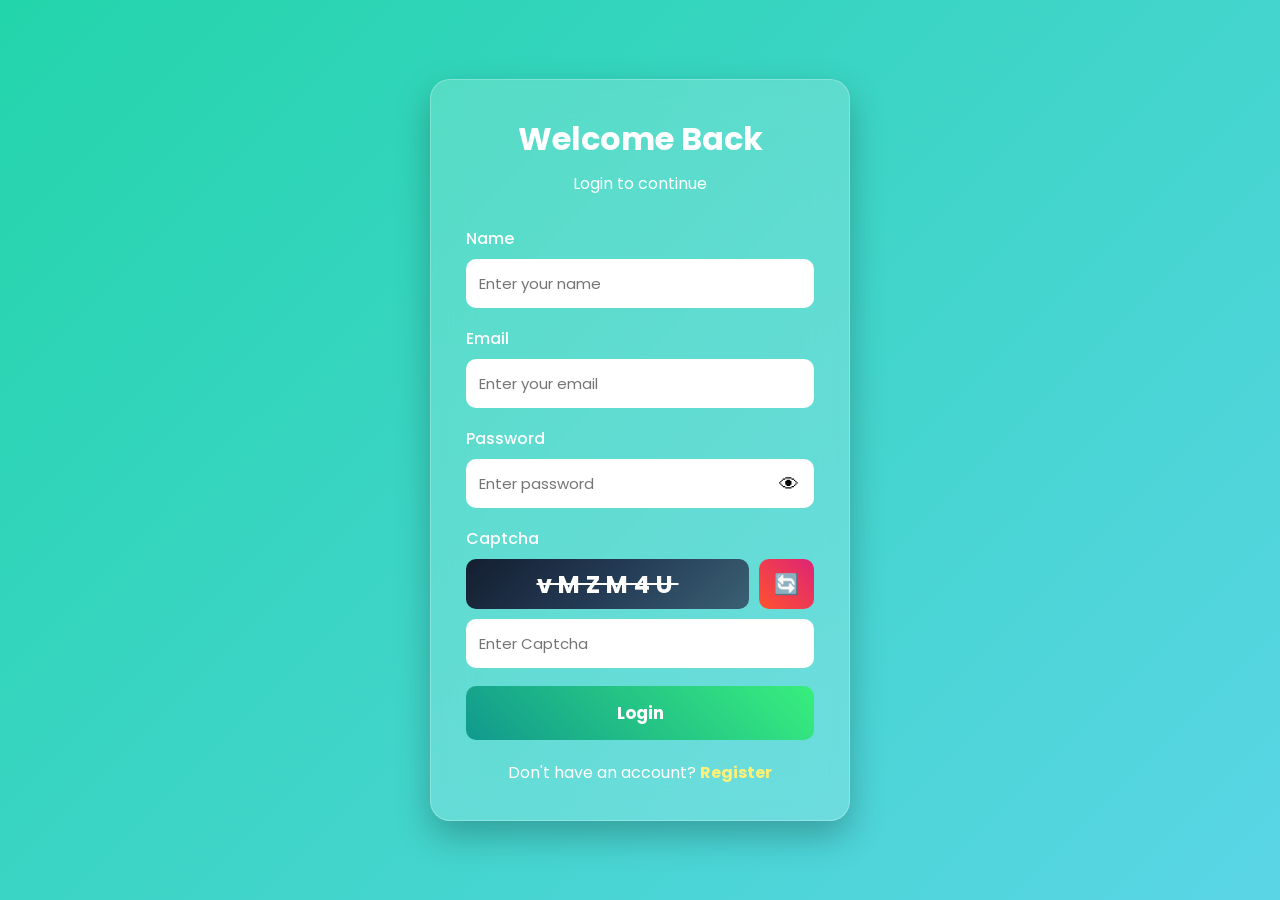
<file: index.html>
<!DOCTYPE html>
<html lang="en">
<head>

<meta charset="UTF-8">
<meta name="viewport" content="width=device-width, initial-scale=1.0">

<title>Home Page</title>

<link href="https://fonts.googleapis.com/css2?family=Poppins:wght@300;400;500;600;700&display=swap" rel="stylesheet">

<style>

*{
margin:0;
padding:0;
box-sizing:border-box;
font-family:'Poppins',sans-serif;
}

body{

display:flex;
justify-content:center;
align-items:center;
min-height:100vh;

background:linear-gradient(-45deg,#667eea,#764ba2,#23d5ab,#00c9ff);
background-size:400% 400%;
animation:bg 10s ease infinite;

}

@keyframes bg{

0%{
background-position:0% 50%;
}

50%{
background-position:100% 50%;
}

100%{
background-position:0% 50%;
}

}

.container{

width:450px;
padding:40px;
border-radius:20px;
text-align:center;

background:rgba(255,255,255,.18);

backdrop-filter:blur(15px);

box-shadow:0 15px 35px rgba(0,0,0,.3);

border:1px solid rgba(255,255,255,.3);

}

h1{

color:white;
margin-bottom:20px;

}

p{

color:white;
font-size:20px;
margin-bottom:30px;

}

#username{

font-weight:bold;
color:#FFF176;

}

button{

width:100%;
padding:14px;

border:none;
border-radius:10px;

font-size:18px;
font-weight:bold;

cursor:pointer;

background:linear-gradient(45deg,#ff512f,#dd2476);

color:white;

transition:.3s;

}

button:hover{

transform:translateY(-3px);

box-shadow:0 10px 20px rgba(0,0,0,.3);

}

</style>

</head>

<body>

<div class="container">

<h1>Dashboard</h1>

<p>

Welcome,

<span id="username"></span>

🎉

</p>

<button id="logoutBtn">

Logout

</button>

</div>

<script>

const user =
JSON.parse(localStorage.getItem("user"));

if(user){

document.getElementById("username").innerHTML =
user.name;

}
else{

window.location.href="login.html";

}

document.getElementById("logoutBtn")
.addEventListener("click",function(){

localStorage.removeItem("user");

alert("Logged Out Successfully");

window.location.href="login.html";

});

</script>

</body>
</html>
</file>
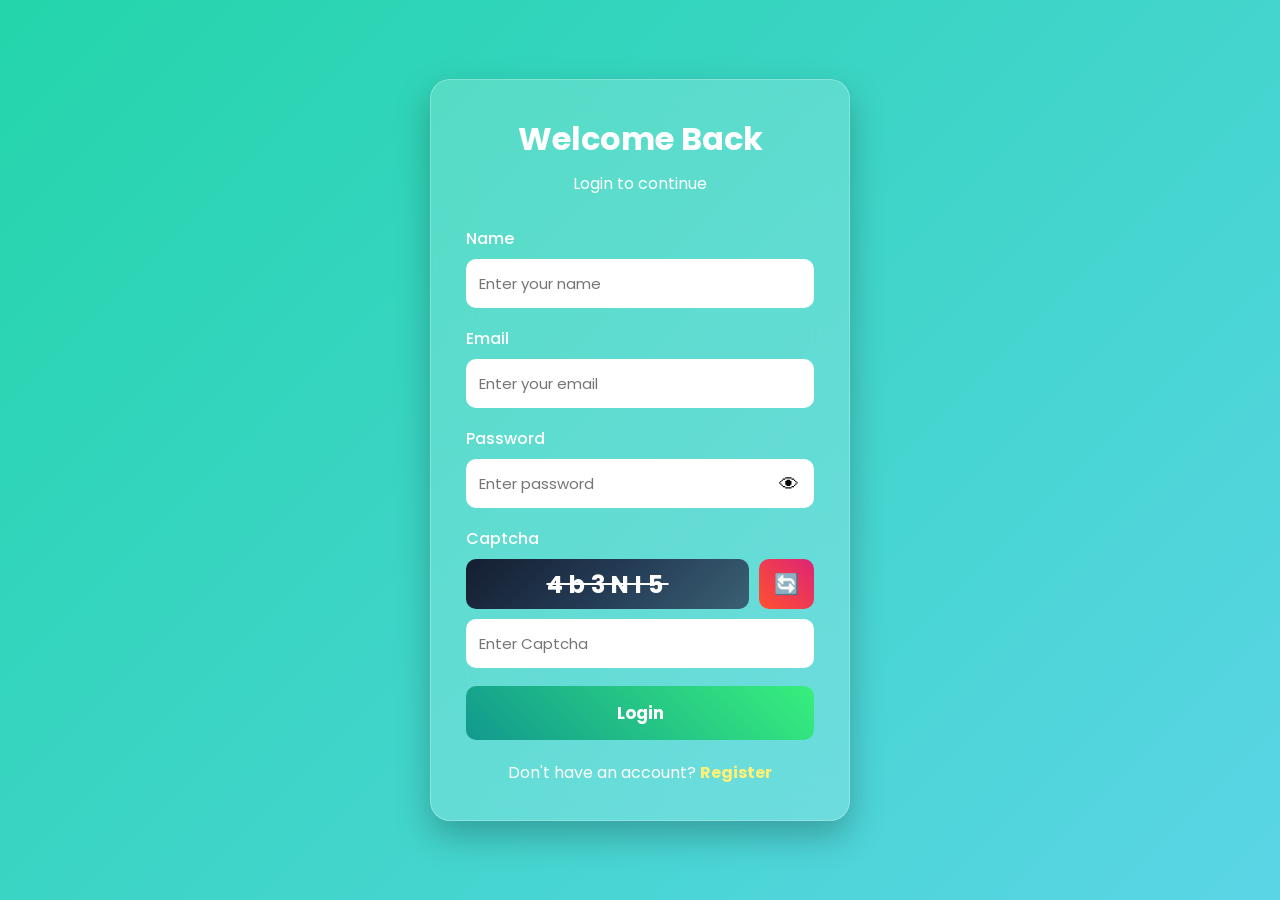
<file: login.html>
<!DOCTYPE html>
<html lang="en">
<head>

<meta charset="UTF-8">
<meta name="viewport" content="width=device-width, initial-scale=1.0">

<title>Modern Login Form</title>

<link rel="preconnect" href="https://fonts.googleapis.com">
<link rel="preconnect" href="https://fonts.gstatic.com" crossorigin>

<link href="https://fonts.googleapis.com/css2?family=Poppins:wght@300;400;500;600;700&display=swap" rel="stylesheet">

<link rel="stylesheet" href="style.css">

</head>

<body>

<div class="wrapper">

<div class="card">

<h1>Welcome Back</h1>

<p class="subtitle">
Login to continue
</p>

<form id="loginForm">

<div class="input-group">

<label>Name</label>

<input
type="text"
id="name"
placeholder="Enter your name">

<small class="error" id="nameError"></small>

</div>

<div class="input-group">

<label>Email</label>

<input
type="email"
id="email"
placeholder="Enter your email">

<small class="error" id="emailError"></small>

</div>

<div class="input-group">

<label>Password</label>

<div class="password-box">

<input
type="password"
id="password"
placeholder="Enter password">

<span id="togglePassword">👁</span>

</div>

<small class="error" id="passwordError"></small>

</div>

<div class="input-group">

<label>Captcha</label>

<div class="captcha-container">

<div id="captcha"></div>

<button
type="button"
id="reloadCaptcha">

🔄

</button>

</div>

<input
type="text"
id="userCaptcha"
placeholder="Enter Captcha">

<small class="error" id="captchaError"></small>

</div>

<button
type="submit"
class="btn">

Login

</button>

<p class="bottom">

Don't have an account?

<a href="register.html">

Register

</a>

</p>

</form>

</div>

</div>

<script src="script.js"></script>

</body>
</html>
</file>
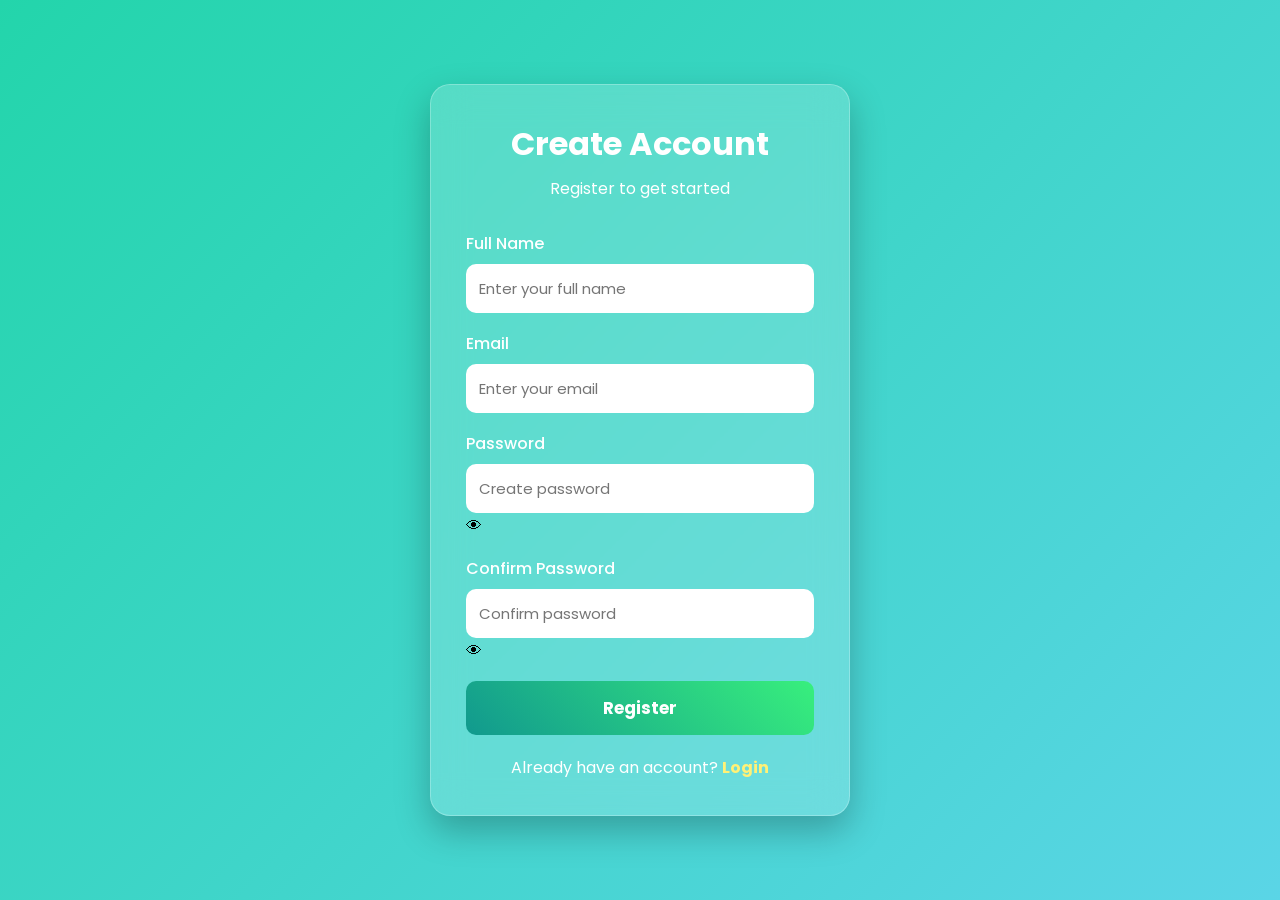
<file: register.html>
<!DOCTYPE html>
<html lang="en">

<head>

<meta charset="UTF-8">

<meta name="viewport"
content="width=device-width, initial-scale=1.0">

<title>Register</title>

<link rel="preconnect"
href="https://fonts.googleapis.com">

<link rel="preconnect"
href="https://fonts.gstatic.com"
crossorigin>

<link href="https://fonts.googleapis.com/css2?family=Poppins:wght@300;400;500;600;700&display=swap"
rel="stylesheet">

<link rel="stylesheet"
href="style.css">

</head>

<body>

<div class="wrapper">

<div class="card">

<h1>Create Account</h1>

<p class="subtitle">
Register to get started
</p>

<form id="registerForm">

<div class="input-group">

<label>Full Name</label>

<input
type="text"
id="regName"
placeholder="Enter your full name">

<small
class="error"
id="regNameError">
</small>

</div>

<div class="input-group">

<label>Email</label>

<input
type="email"
id="regEmail"
placeholder="Enter your email">

<small
class="error"
id="regEmailError">
</small>

</div>

<div class="input-group">

<label>Password</label>

<div class="password-box">

<input
type="password"
id="regPassword"
placeholder="Create password">

<span id="toggleRegPassword">
👁
</span>

</div>

<small
class="error"
id="regPasswordError">
</small>

</div>

<div class="input-group">

<label>Confirm Password</label>

<div class="password-box">

<input
type="password"
id="confirmPassword"
placeholder="Confirm password">

<span id="toggleConfirmPassword">
👁
</span>

</div>

<small
class="error"
id="confirmPasswordError">
</small>

</div>

<button
type="submit"
class="btn">

Register

</button>

<p class="bottom">

Already have an account?

<a href="login.html">
Login
</a>

</p>

</form>

</div>

</div>

<script src="register.js"></script>

</body>

</html>
</file>
<file: style.css>
/* Google Font */

*{
    margin:0;
    padding:0;
    box-sizing:border-box;
    font-family:'Poppins',sans-serif;
}

/* Animated Background */

body{
    min-height:100vh;
    display:flex;
    justify-content:center;
    align-items:center;
    background:linear-gradient(-45deg,
    #667eea,
    #764ba2,
    #6dd5fa,
    #23d5ab);
    background-size:400% 400%;
    animation:gradient 12s ease infinite;
}

@keyframes gradient{

0%{
background-position:0% 50%;
}

50%{
background-position:100% 50%;
}

100%{
background-position:0% 50%;
}

}

/* Wrapper */

.wrapper{
    width:100%;
    display:flex;
    justify-content:center;
    align-items:center;
    padding:20px;
}

/* Glass Card */

.card{

    width:420px;

    background:rgba(255,255,255,.18);

    backdrop-filter:blur(18px);

    border-radius:20px;

    padding:35px;

    border:1px solid rgba(255,255,255,.25);

    box-shadow:0 15px 35px rgba(0,0,0,.25);

}

/* Heading */

h1{

    text-align:center;

    color:white;

    margin-bottom:8px;

    font-size:32px;

}

.subtitle{

    text-align:center;

    color:white;

    margin-bottom:30px;

}

/* Input */

.input-group{

    margin-bottom:18px;

}

.input-group label{

    display:block;

    color:white;

    margin-bottom:8px;

    font-weight:500;

}

.input-group input{

    width:100%;

    padding:13px;

    border:none;

    outline:none;

    border-radius:10px;

    font-size:15px;

    transition:.3s;

}

.input-group input:focus{

    box-shadow:0 0 12px white;

}

/* Password */

.password-box{

    position:relative;

}

.password-box input{

    padding-right:45px;

}

#togglePassword{

    position:absolute;

    right:15px;

    top:50%;

    transform:translateY(-50%);

    cursor:pointer;

    font-size:20px;

}

/* Captcha */

.captcha-container{

    display:flex;

    gap:10px;

    margin-bottom:10px;

}

#captcha{

    flex:1;

    height:50px;

    display:flex;

    justify-content:center;

    align-items:center;

    background:linear-gradient(135deg,#141E30,#243B55,#3A6073);

    color:white;

    font-size:24px;

    letter-spacing:6px;

    font-weight:bold;

    border-radius:10px;

    text-decoration:line-through;

    user-select:none;

}

/* Reload */

#reloadCaptcha{

    width:55px;

    border:none;

    border-radius:10px;

    cursor:pointer;

    color:white;

    font-size:20px;

    background:linear-gradient(45deg,#ff512f,#dd2476);

    transition:.4s;

}

#reloadCaptcha:hover{

    transform:rotate(180deg);

}

/* Button */

.btn{

    width:100%;

    padding:14px;

    border:none;

    border-radius:10px;

    font-size:17px;

    font-weight:bold;

    color:white;

    cursor:pointer;

    background:linear-gradient(45deg,#11998e,#38ef7d);

    transition:.4s;

}

.btn:hover{

    transform:translateY(-3px);

    box-shadow:0 12px 25px rgba(0,0,0,.35);

}

/* Bottom Text */

.bottom{

    text-align:center;

    margin-top:20px;

    color:white;

}

.bottom a{

    color:#FFF176;

    font-weight:bold;

    text-decoration:none;

}

.bottom a:hover{

    text-decoration:underline;

}

/* Error */

.error{

    color:#ffd5d5;

    font-size:13px;

    margin-top:5px;

    display:block;

}

/* Responsive */

@media(max-width:480px){

.card{

width:100%;

padding:25px;

}

h1{

font-size:28px;

}

}
</file>
